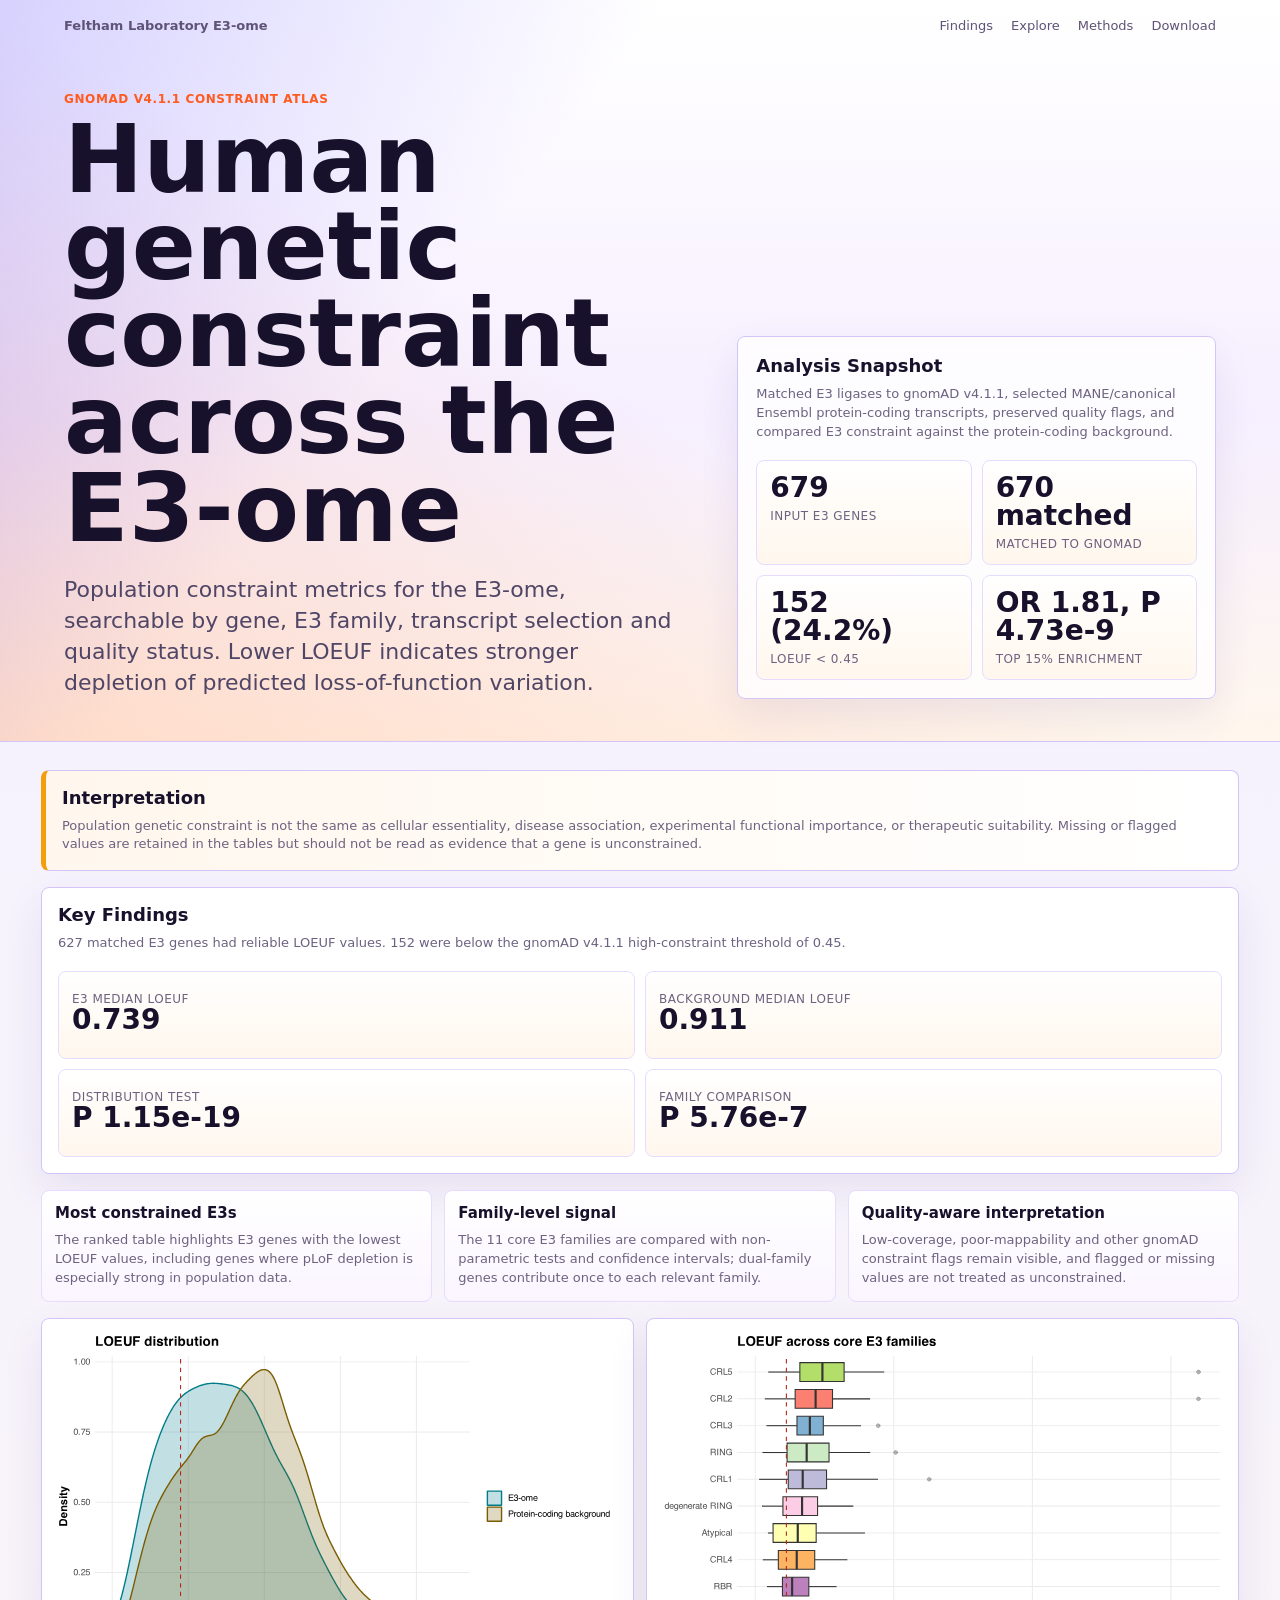
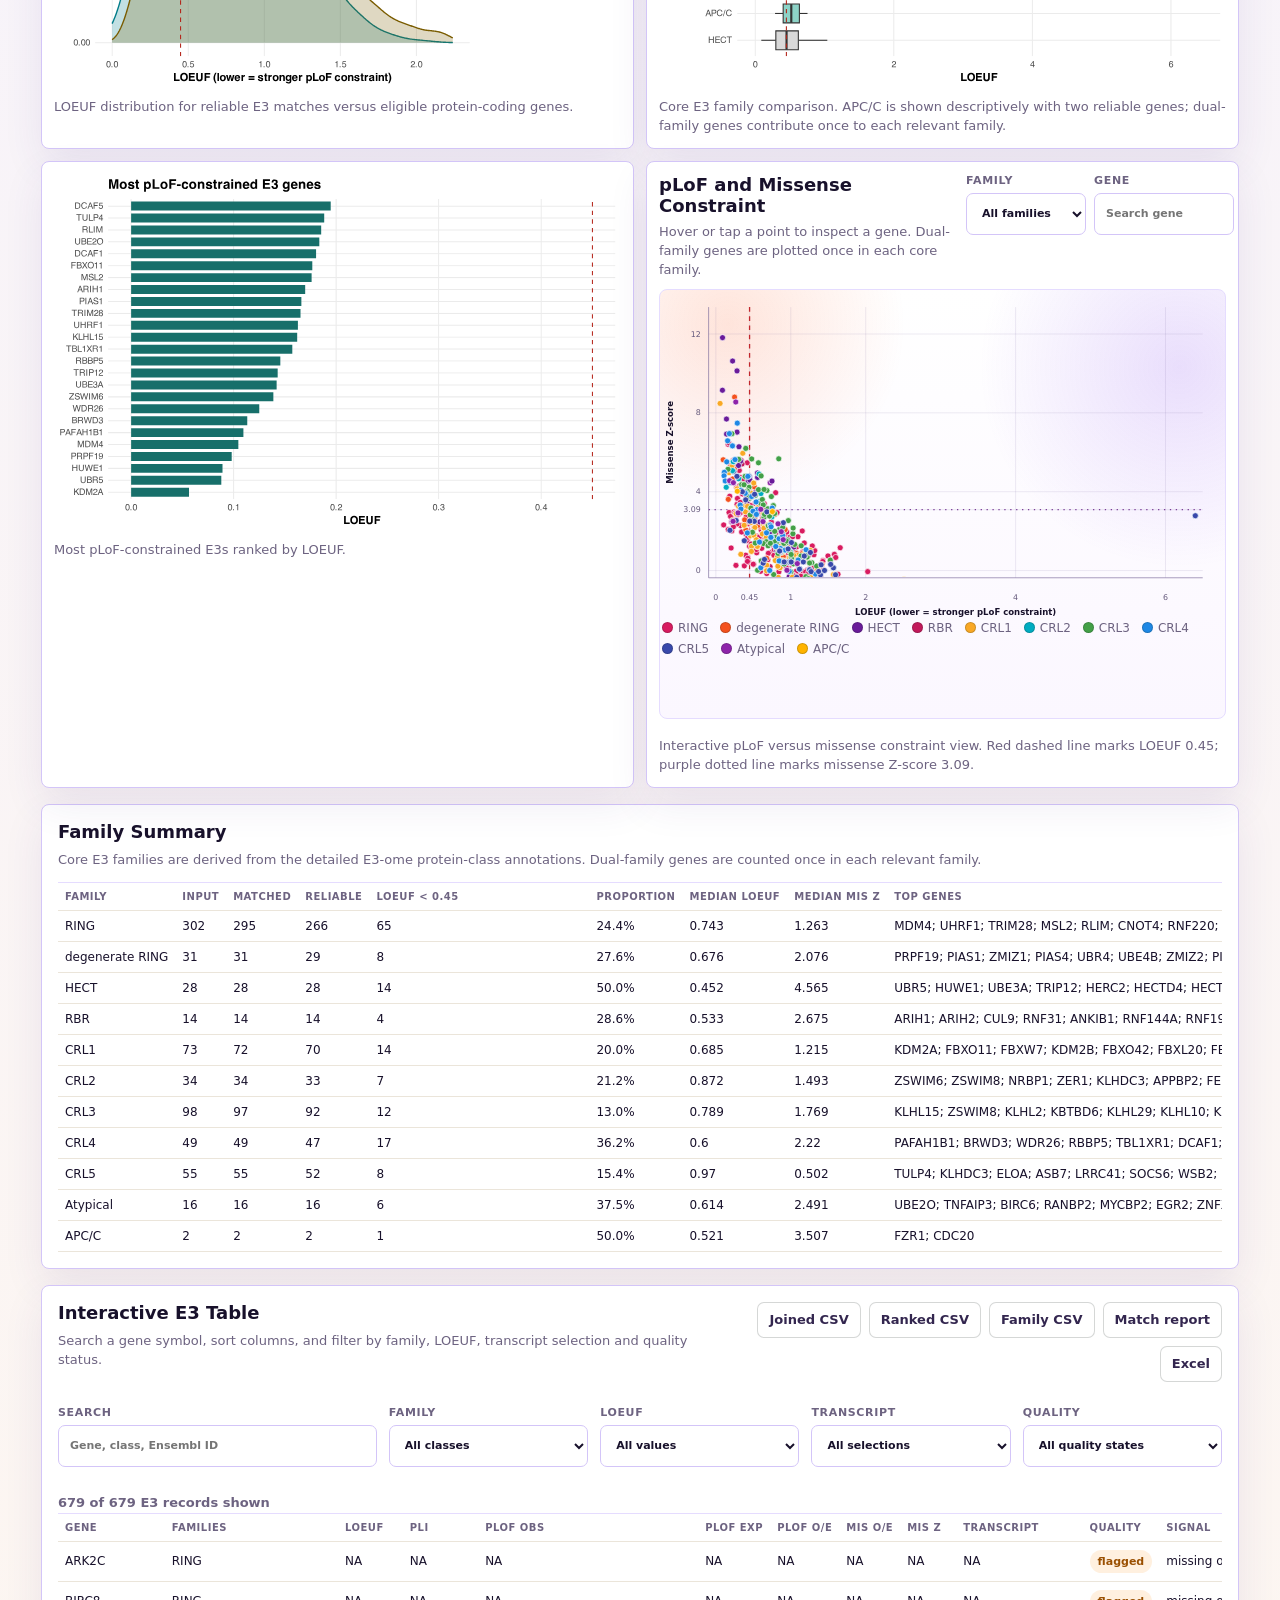
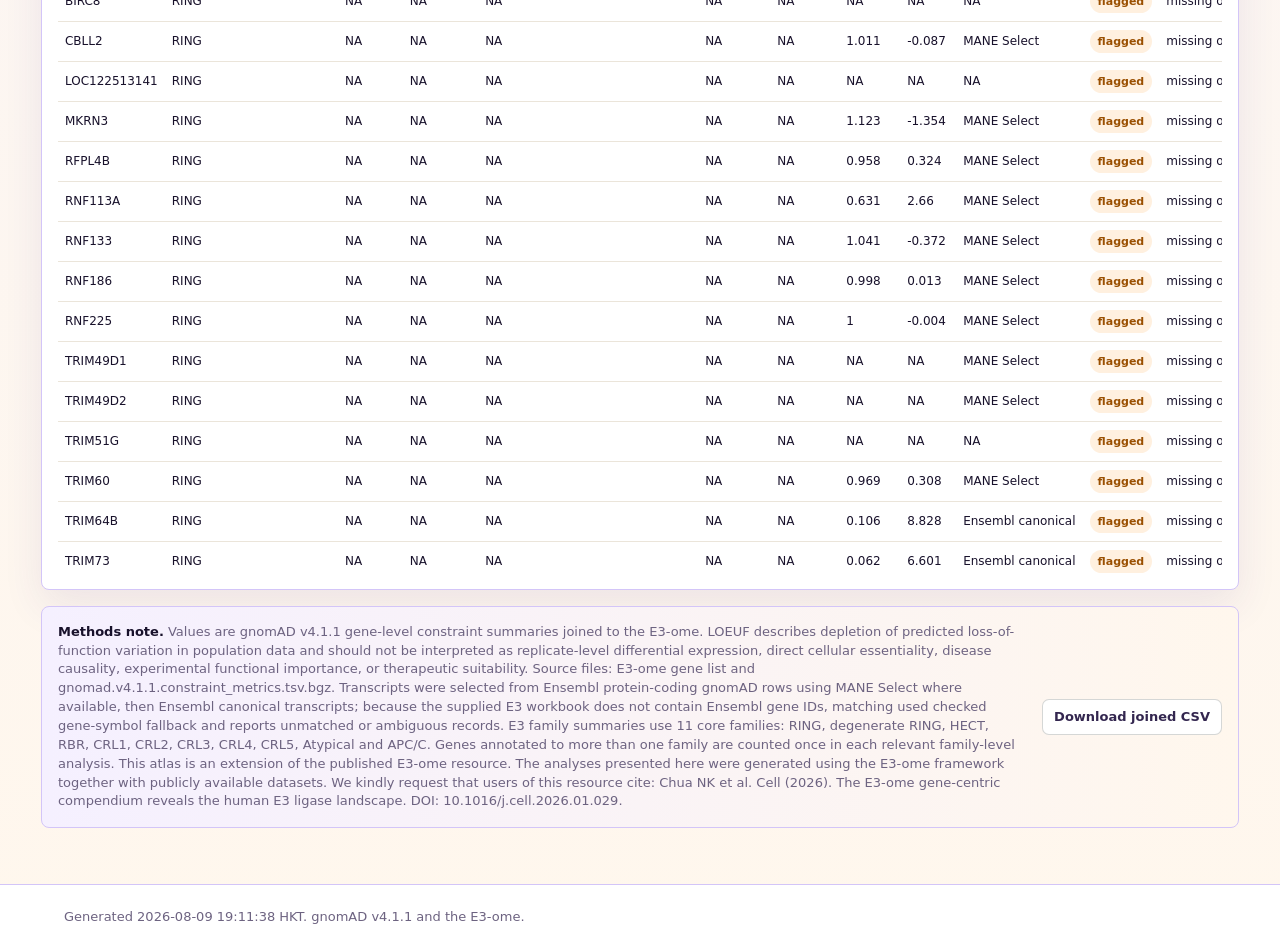
<file: Genetics/gnomAD/gnomAD/index.html>
<!doctype html>
<html lang="en">
<head>
  <meta charset="utf-8">
  <meta name="viewport" content="width=device-width, initial-scale=1">
  <title>E3-ome gnomAD v4.1.1 Constraint</title>
  <link rel="stylesheet" href="styles.css">
</head>
<body id="top">
  <header class="hero">
    <nav class="nav" aria-label="Page navigation">
      <a class="brand" href="#top">Feltham Laboratory E3-ome</a>
      <div class="nav-links">
        <a href="#findings">Findings</a>
        <a href="#explore">Explore</a>
        <a href="#methods">Methods</a>
        <a href="data/e3_gnomad_constraint.csv">Download</a>
      </div>
    </nav>
    <div class="hero-inner">
      <div>
        <p class="eyebrow">gnomAD v4.1.1 constraint atlas</p>
        <h1>Human genetic constraint across the E3-ome</h1>
        <p class="lead">Population constraint metrics for the E3-ome, searchable by gene, E3 family, transcript selection and quality status. Lower LOEUF indicates stronger depletion of predicted loss-of-function variation.</p>
      </div>
      <aside class="hero-card" aria-label="Analysis summary">
        <h2>Analysis Snapshot</h2>
        <p>Matched E3 ligases to gnomAD v4.1.1, selected MANE/canonical Ensembl protein-coding transcripts, preserved quality flags, and compared E3 constraint against the protein-coding background.</p>
        <div class="metrics">
          <article>
            <strong id="inputGenes">679</strong>
            <span>Input E3 genes</span>
          </article>
          <article>
            <strong id="matchedGenes">670 matched</strong>
            <span>Matched to gnomAD</span>
          </article>
          <article>
            <strong id="highConstraint">152 (24.2%)</strong>
            <span>LOEUF &lt; 0.45</span>
          </article>
          <article>
            <strong id="enrichment">OR 1.81, P 4.73e-09</strong>
            <span>Top 15% enrichment</span>
          </article>
        </div>
      </aside>
    </div>
  </header>

  <main>
    <section class="notice" aria-label="Interpretation notice">
      <h2>Interpretation</h2>
      <p>Population genetic constraint is not the same as cellular essentiality, disease association, experimental functional importance, or therapeutic suitability. Missing or flagged values are retained in the tables but should not be read as evidence that a gene is unconstrained.</p>
    </section>

    <section class="panel" id="findings">
      <div class="section-heading">
        <div>
          <h2>Key Findings</h2>
          <p id="findingText">627 matched E3 genes had reliable LOEUF values. 152 were below the gnomAD v4.1.1 high-constraint threshold of 0.45.</p>
        </div>
      </div>
      <div class="finding-grid">
        <article>
          <span class="label">E3 median LOEUF</span>
          <strong id="e3Median">0.739</strong>
        </article>
        <article>
          <span class="label">Background median LOEUF</span>
          <strong id="bgMedian">0.911</strong>
        </article>
        <article>
          <span class="label">Distribution test</span>
          <strong id="wilcox">P 1.15e-19</strong>
        </article>
        <article>
          <span class="label">Family comparison</span>
          <strong id="classTest">P 5.76e-07</strong>
        </article>
      </div>
    </section>

    <section class="story-grid" aria-label="Analysis highlights">
      <article class="story-card">
        <h3>Most constrained E3s</h3>
        <p>The ranked table highlights E3 genes with the lowest LOEUF values, including genes where pLoF depletion is especially strong in population data.</p>
      </article>
      <article class="story-card">
        <h3>Family-level signal</h3>
        <p>The 11 core E3 families are compared with non-parametric tests and confidence intervals; dual-family genes contribute once to each relevant family.</p>
      </article>
      <article class="story-card">
        <h3>Quality-aware interpretation</h3>
        <p>Low-coverage, poor-mappability and other gnomAD constraint flags remain visible, and flagged or missing values are not treated as unconstrained.</p>
      </article>
    </section>

    <section class="plot-grid" aria-label="Plots">
      <figure>
        <img src="plots/loeuf_distribution.svg" alt="Density plot comparing LOEUF distributions for E3 genes and all protein-coding genes">
        <figcaption>LOEUF distribution for reliable E3 matches versus eligible protein-coding genes.</figcaption>
      </figure>
      <figure>
        <img src="plots/class_loeuf.svg" alt="Boxplots of LOEUF across major E3 mechanistic classes">
        <figcaption>Core E3 family comparison. APC/C is shown descriptively with two reliable genes; dual-family genes contribute once to each relevant family.</figcaption>
      </figure>
      <figure>
        <img src="plots/top_constrained.svg" alt="Bar chart of the most loss-of-function constrained E3 genes">
        <figcaption>Most pLoF-constrained E3s ranked by LOEUF.</figcaption>
      </figure>
      <figure class="interactive-figure">
        <div class="interactive-head">
          <div>
            <h2>pLoF and Missense Constraint</h2>
            <p>Hover or tap a point to inspect a gene. Dual-family genes are plotted once in each core family.</p>
          </div>
          <div class="plot-controls">
            <label>
              Family
              <select id="scatterFamily">
                <option value="">All families</option>
              </select>
            </label>
            <label>
              Gene
              <input id="scatterSearch" type="search" placeholder="Search gene">
            </label>
          </div>
        </div>
        <div id="scatterPlot" class="scatter-plot" role="img" aria-label="Interactive scatter plot of LOEUF against missense Z-score">
          <img src="plots/loeuf_missense_scatter.svg" alt="Static scatter plot of LOEUF against missense Z-score for E3 genes">
        </div>
        <div id="scatterTooltip" class="scatter-tooltip" hidden></div>
        <figcaption>Interactive pLoF versus missense constraint view. Red dashed line marks LOEUF 0.45; purple dotted line marks missense Z-score 3.09.</figcaption>
      </figure>
    </section>

    <section class="panel">
      <div class="section-heading">
        <div>
          <h2>Family Summary</h2>
          <p>Core E3 families are derived from the detailed E3-ome protein-class annotations. Dual-family genes are counted once in each relevant family.</p>
        </div>
      </div>
      <div class="table-wrap small-table">
        <table id="classTable">
          <thead></thead>
          <tbody></tbody>
        </table>
      </div>
    </section>

    <section class="panel" id="explore">
      <div class="section-heading">
        <div>
          <h2>Interactive E3 Table</h2>
          <p>Search a gene symbol, sort columns, and filter by family, LOEUF, transcript selection and quality status.</p>
        </div>
        <div class="downloads">
          <a href="data/e3_gnomad_constraint.csv" download>Joined CSV</a>
          <a href="data/e3_gnomad_ranked.csv" download>Ranked CSV</a>
          <a href="data/e3_class_summary.csv" download>Family CSV</a>
          <a href="data/match_quality_report.csv" download>Match report</a>
          <a href="data/e3_gnomad_constraint.xlsx" download>Excel</a>
        </div>
      </div>

      <form class="controls" id="filters">
        <label>
          Search
          <input id="search" type="search" placeholder="Gene, class, Ensembl ID">
        </label>
        <label>
          Family
          <select id="classFilter">
            <option value="">All classes</option>
          </select>
        </label>
        <label>
          LOEUF
          <select id="loeufFilter">
            <option value="">All values</option>
            <option value="lt045">LOEUF &lt; 0.45</option>
            <option value="top15">Top 15% background</option>
            <option value="missing">Missing or flagged</option>
          </select>
        </label>
        <label>
          Transcript
          <select id="transcriptFilter">
            <option value="">All selections</option>
          </select>
        </label>
        <label>
          Quality
          <select id="qualityFilter">
            <option value="">All quality states</option>
          </select>
        </label>
      </form>

      <p class="result-count" id="resultCount">Loading interactive table from data/e3_gnomad_constraint.csv...</p>
      <div class="table-wrap">
        <table id="geneTable">
          <thead></thead>
          <tbody></tbody>
        </table>
      </div>
    </section>

    <section class="methods" id="methods">
      <div><strong>Methods note.</strong> Values are gnomAD v4.1.1 gene-level constraint summaries joined to the E3-ome. LOEUF describes depletion of predicted loss-of-function variation in population data and should not be interpreted as replicate-level differential expression, direct cellular essentiality, disease causality, experimental functional importance, or therapeutic suitability. Source files: E3-ome gene list and gnomad.v4.1.1.constraint_metrics.tsv.bgz. Transcripts were selected from Ensembl protein-coding gnomAD rows using MANE Select where available, then Ensembl canonical transcripts; because the supplied E3 workbook does not contain Ensembl gene IDs, matching used checked gene-symbol fallback and reports unmatched or ambiguous records. E3 family summaries use 11 core families: RING, degenerate RING, HECT, RBR, CRL1, CRL2, CRL3, CRL4, CRL5, Atypical and APC/C. Genes annotated to more than one family are counted once in each relevant family-level analysis. This atlas is an extension of the published E3-ome resource. The analyses presented here were generated using the E3-ome framework together with publicly available datasets. We kindly request that users of this resource cite: Chua NK et al. Cell (2026). The E3-ome gene-centric compendium reveals the human E3 ligase landscape. DOI: 10.1016/j.cell.2026.01.029.</div>
      <a class="download" href="data/e3_gnomad_constraint.csv" download>Download joined CSV</a>
    </section>
  </main>

  <footer>
    <span id="generatedAt">Generated by reproducible analysis script.</span>
  </footer>

  <script src="app.js"></script>
</body>
</html>
</file>
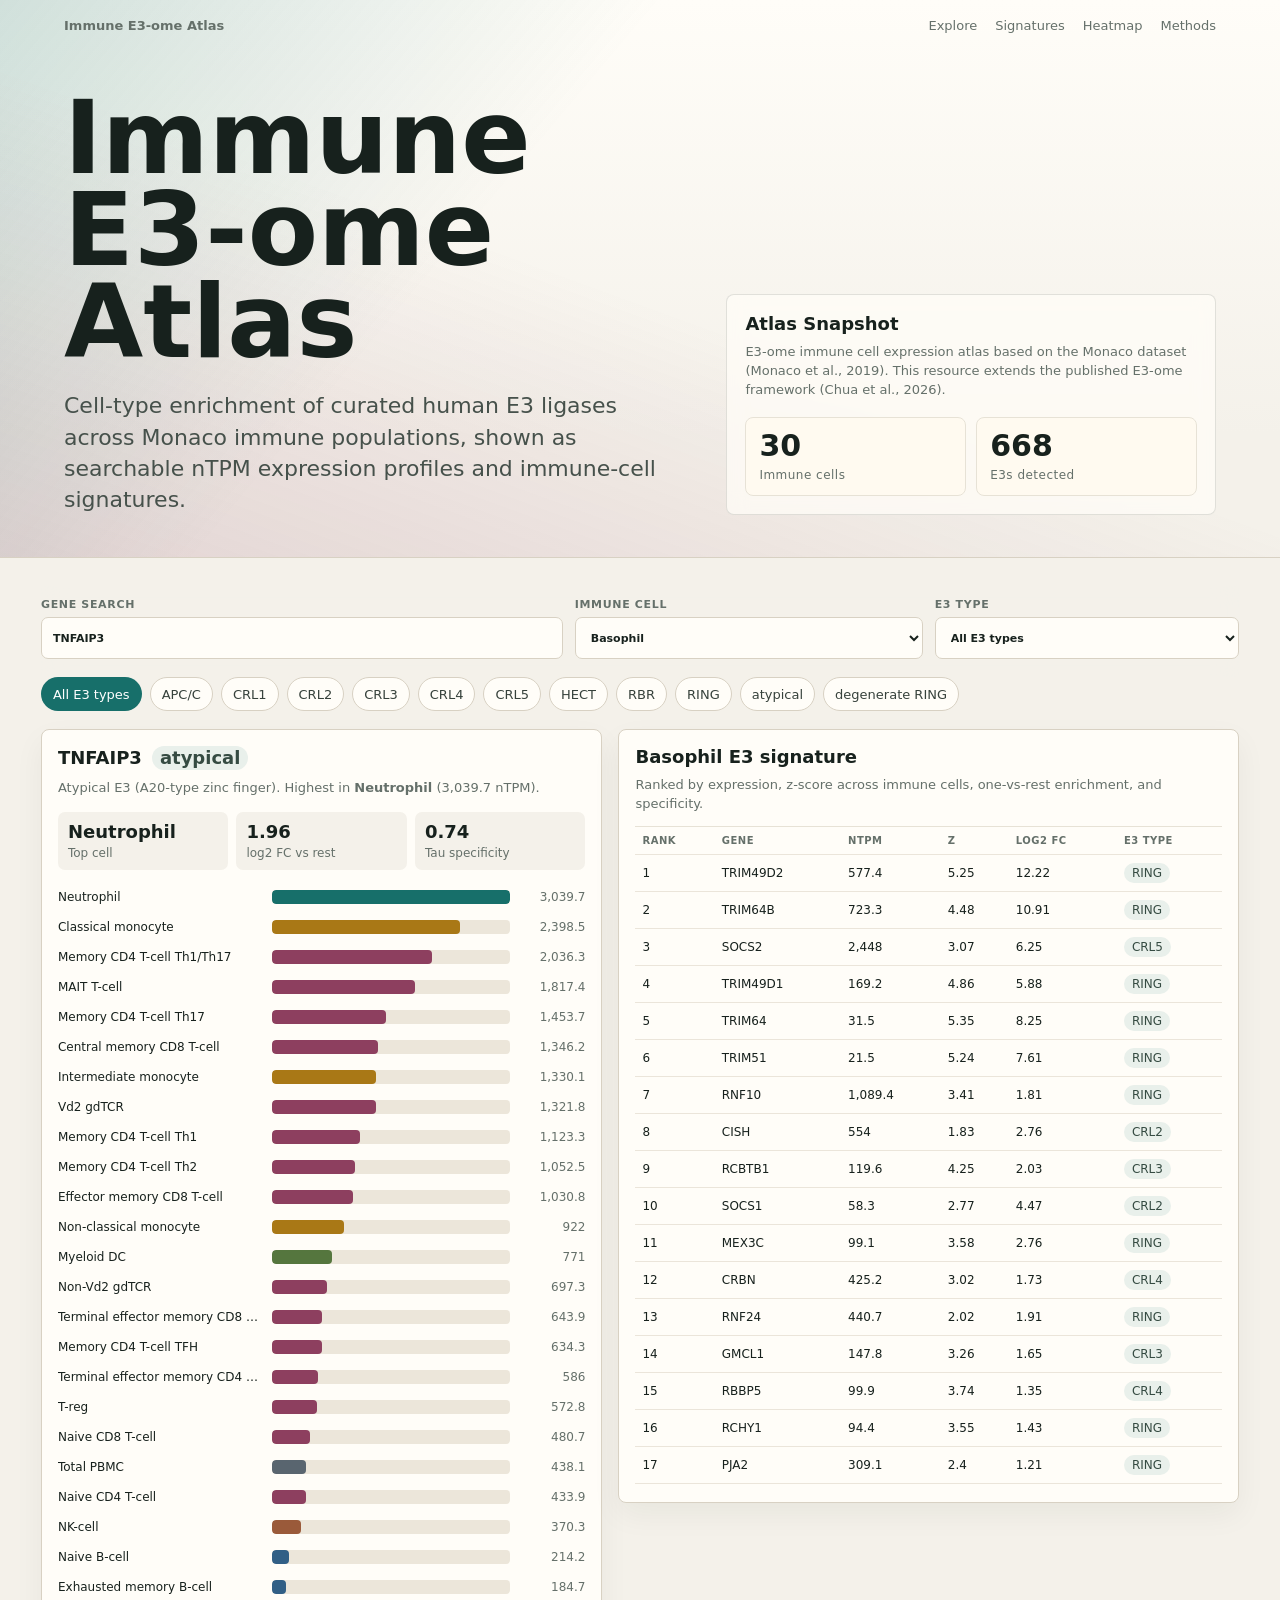
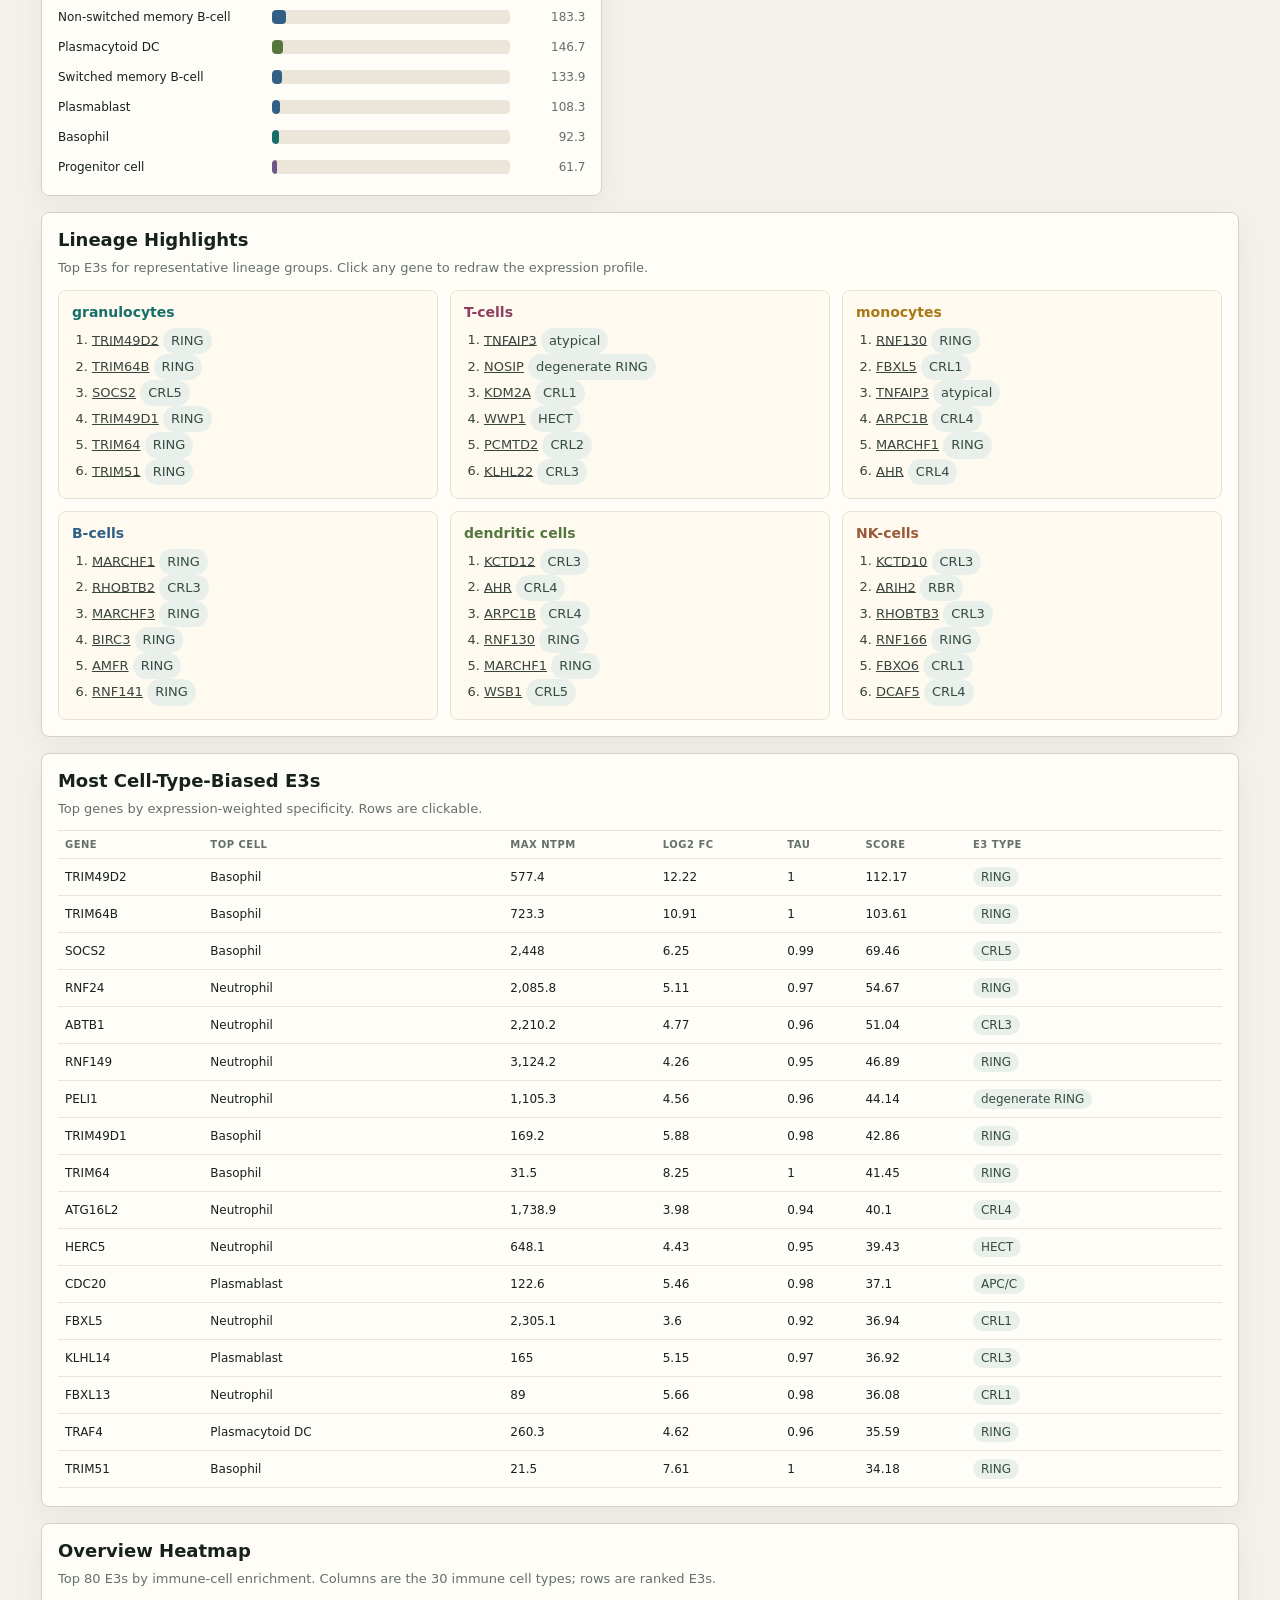
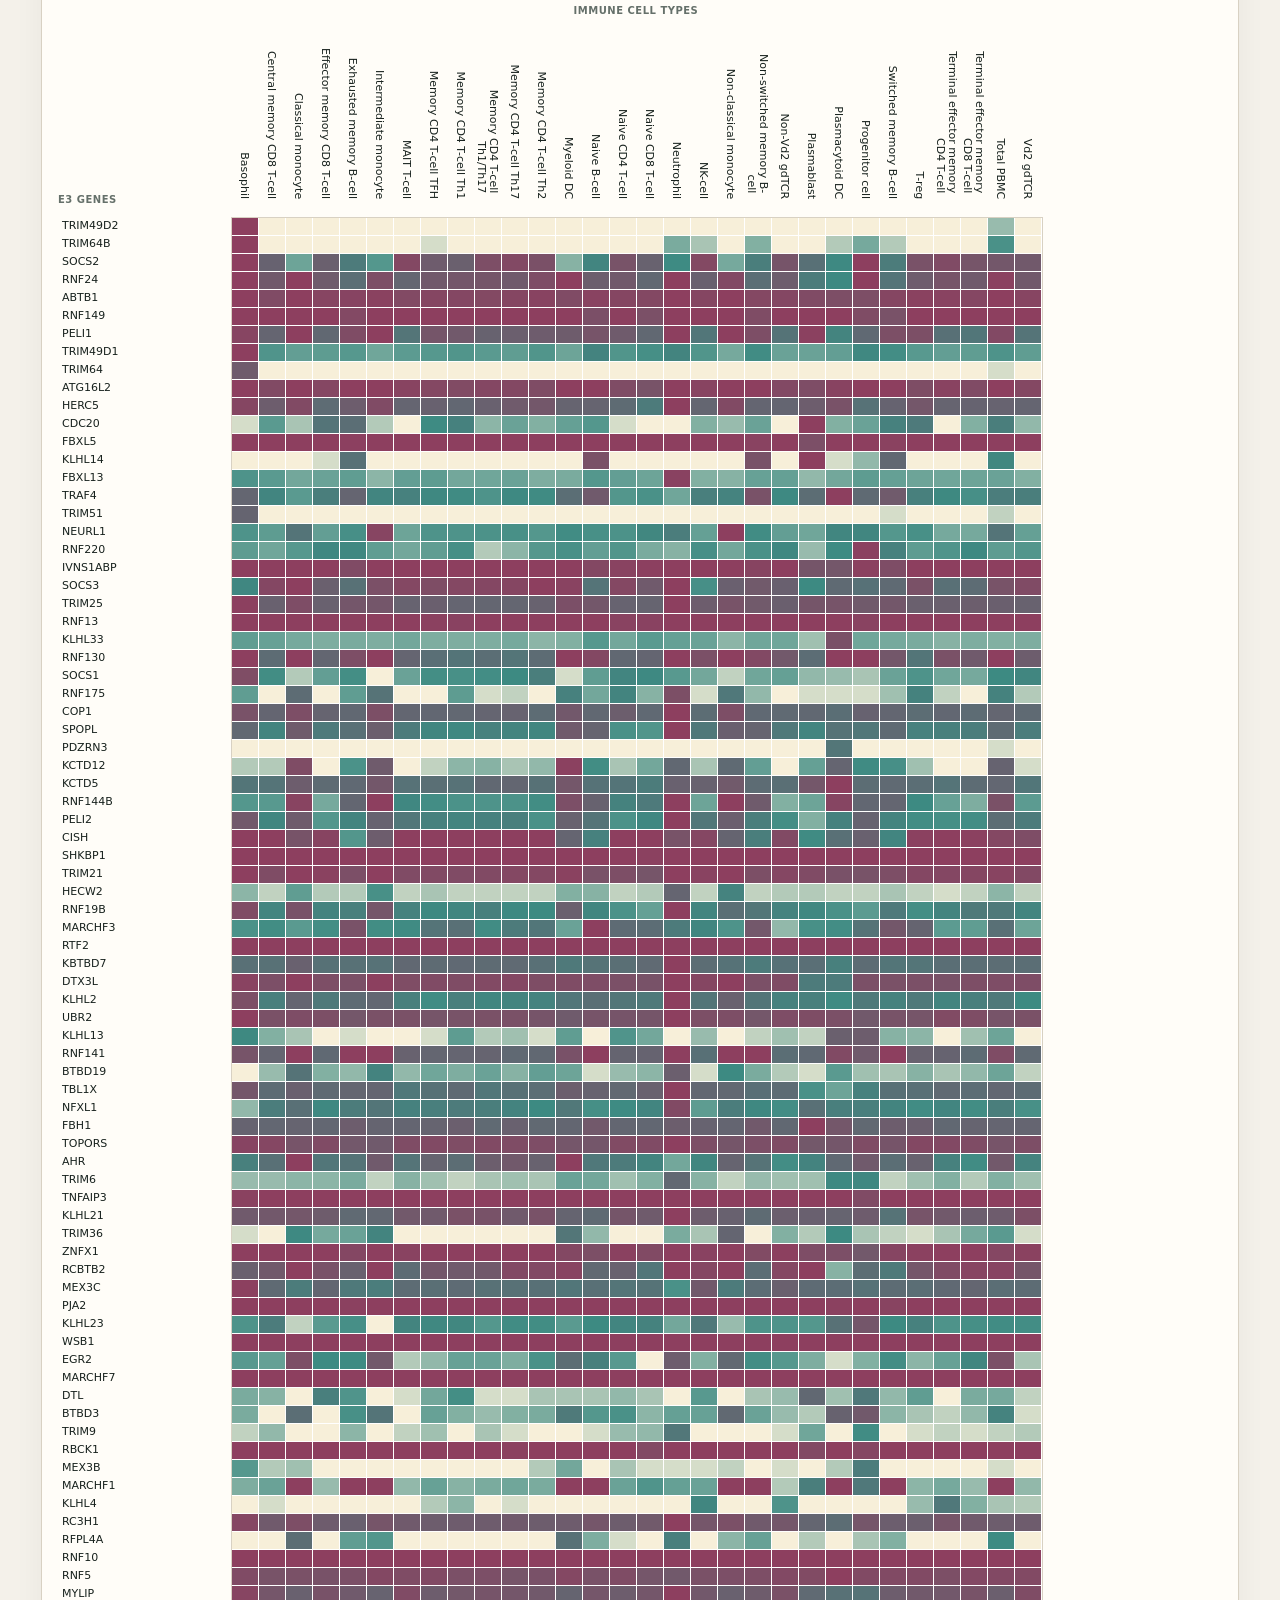
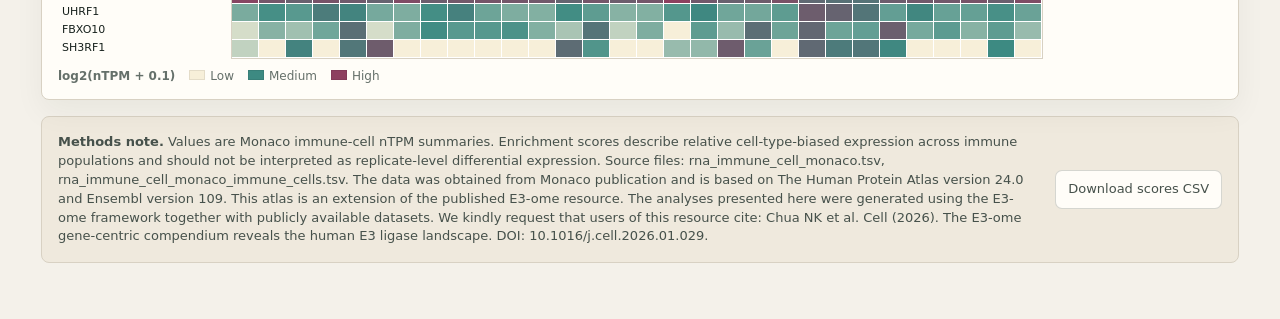
<file: Expression/Monaco/index3.html>
<!doctype html>
<html lang="en">
<head>
  <meta charset="utf-8">
  <meta name="viewport" content="width=device-width, initial-scale=1">
  <title>Immune E3-ome Atlas</title>
  <script src="data.js"></script>
  <style>
    :root {
      --bg: #f4f1ea;
      --paper: #fffdf8;
      --ink: #17211d;
      --muted: #65706a;
      --soft: #e7e2d6;
      --line: #d8d1c3;
      --teal: #176f6a;
      --plum: #8d3f5f;
      --gold: #a97816;
      --blue: #315f86;
      --green: #55763e;
      --clay: #9a5a3a;
      --violet: #6e5689;
    }
    * { box-sizing: border-box; }
    html { scroll-behavior: smooth; }
    body {
      margin: 0;
      background: var(--bg);
      color: var(--ink);
      font-family: ui-sans-serif, system-ui, -apple-system, BlinkMacSystemFont, "Segoe UI", sans-serif;
    }
    a { color: inherit; }
    .hero {
      min-height: 48vh;
      display: grid;
      align-items: center;
      padding: 92px clamp(18px, 5vw, 64px) 42px;
      border-bottom: 1px solid var(--line);
      background:
        linear-gradient(130deg, rgba(23, 111, 106, .20), transparent 38%),
        linear-gradient(20deg, rgba(141, 63, 95, .16), transparent 48%),
        linear-gradient(180deg, #fffdf8, #f4f1ea 78%);
    }
    .nav {
      position: absolute;
      top: 18px;
      left: clamp(18px, 5vw, 64px);
      right: clamp(18px, 5vw, 64px);
      display: flex;
      justify-content: space-between;
      align-items: center;
      gap: 14px;
      color: var(--muted);
      font-size: 13px;
    }
    .nav-links { display: flex; gap: 18px; flex-wrap: wrap; }
    .nav-links a { text-decoration: none; }
    .hero-inner {
      width: min(1180px, 100%);
      display: grid;
      grid-template-columns: minmax(280px, 1.1fr) minmax(320px, .9fr);
      gap: clamp(24px, 5vw, 70px);
      align-items: end;
    }
    h1 {
      margin: 0;
      max-width: 780px;
      font-size: clamp(46px, 8vw, 104px);
      line-height: .9;
      letter-spacing: 0;
    }
    .lede {
      max-width: 720px;
      margin: 22px 0 0;
      color: #46514b;
      font-size: clamp(16px, 1.9vw, 22px);
      line-height: 1.42;
    }
    .hero-card {
      border: 1px solid rgba(23, 33, 29, .12);
      border-radius: 8px;
      background: rgba(255, 253, 248, .76);
      backdrop-filter: blur(10px);
      padding: 18px;
    }
    .hero-card h2, .panel h2 {
      margin: 0;
      font-size: 18px;
      letter-spacing: 0;
    }
    .hero-card p, .panel p {
      margin: 9px 0 0;
      color: var(--muted);
      font-size: 13px;
      line-height: 1.45;
    }
    .metrics {
      display: grid;
      grid-template-columns: repeat(2, minmax(0, 1fr));
      gap: 10px;
      margin-top: 18px;
    }
    .metric {
      padding: 13px;
      border: 1px solid var(--soft);
      border-radius: 8px;
      background: #fffaf0;
    }
    .metric strong {
      display: block;
      font-size: 30px;
      line-height: 1;
      font-variant-numeric: tabular-nums;
    }
    .metric span {
      display: block;
      margin-top: 7px;
      color: var(--muted);
      font-size: 12px;
      letter-spacing: .04em;
    }
    main {
      padding: 28px clamp(14px, 3.2vw, 48px) 56px;
    }
    .toolbar {
      position: sticky;
      top: 0;
      z-index: 5;
      display: grid;
      grid-template-columns: minmax(220px, 1.2fr) minmax(190px, .8fr) minmax(170px, .7fr);
      gap: 12px;
      padding: 12px 0 18px;
      background: rgba(244, 241, 234, .92);
      backdrop-filter: blur(12px);
    }
    label {
      display: grid;
      gap: 6px;
      color: var(--muted);
      font-size: 11px;
      font-weight: 800;
      letter-spacing: .06em;
      text-transform: uppercase;
    }
    input, select {
      width: 100%;
      min-height: 42px;
      border: 1px solid var(--line);
      border-radius: 7px;
      padding: 8px 11px;
      background: var(--paper);
      color: var(--ink);
      font: inherit;
    }
    .type-strip {
      display: flex;
      gap: 8px;
      flex-wrap: wrap;
      margin: 0 0 18px;
    }
    button.chip {
      min-height: 34px;
      border: 1px solid var(--line);
      border-radius: 999px;
      padding: 7px 11px;
      background: var(--paper);
      color: #36413b;
      font: inherit;
      font-size: 13px;
      cursor: pointer;
    }
    button.chip.active {
      border-color: transparent;
      color: white;
      background: var(--teal);
    }
    .layout {
      display: grid;
      grid-template-columns: minmax(340px, .95fr) minmax(420px, 1.05fr);
      gap: 16px;
      align-items: start;
    }
    .panel {
      overflow: hidden;
      padding: 16px;
      border: 1px solid var(--line);
      border-radius: 8px;
      background: var(--paper);
      box-shadow: 0 12px 30px rgba(23, 33, 29, .05);
    }
    .panel.full { grid-column: 1 / -1; }
    .section-title {
      display: flex;
      align-items: flex-start;
      justify-content: space-between;
      gap: 14px;
      margin-bottom: 12px;
    }
    .meta-grid {
      display: grid;
      grid-template-columns: repeat(3, minmax(0, 1fr));
      gap: 8px;
      margin: 14px 0;
    }
    .mini {
      padding: 10px;
      border-radius: 7px;
      background: #f4f1ea;
      color: var(--muted);
      font-size: 12px;
    }
    .mini strong {
      display: block;
      color: var(--ink);
      font-size: 18px;
      line-height: 1.1;
      margin-bottom: 4px;
    }
    .tag {
      display: inline-block;
      max-width: 230px;
      padding: 3px 8px;
      border-radius: 999px;
      background: #e9f0eb;
      color: #354b42;
      overflow: hidden;
      text-overflow: ellipsis;
      white-space: nowrap;
      vertical-align: middle;
    }
    .gene-title {
      display: flex;
      align-items: baseline;
      gap: 10px;
      flex-wrap: wrap;
      margin: 0;
      font-size: clamp(30px, 4vw, 48px);
      line-height: 1;
    }
    .bar-wrap {
      display: grid;
      gap: 5px;
      margin-top: 12px;
    }
    .bar-row {
      display: grid;
      grid-template-columns: minmax(120px, 205px) 1fr 66px;
      gap: 9px;
      align-items: center;
      min-height: 25px;
      font-size: 12px;
    }
    .bar-label {
      overflow: hidden;
      text-overflow: ellipsis;
      white-space: nowrap;
    }
    .bar-track {
      height: 14px;
      overflow: hidden;
      border-radius: 4px;
      background: #ece6da;
    }
    .bar {
      height: 100%;
      min-width: 2px;
      border-radius: 4px;
    }
    .value {
      text-align: right;
      color: var(--muted);
      font-variant-numeric: tabular-nums;
    }
    .table-wrap {
      max-height: 660px;
      overflow: auto;
      border-top: 1px solid var(--soft);
    }
    table {
      width: 100%;
      border-collapse: collapse;
      font-size: 12px;
    }
    th, td {
      padding: 8px 7px;
      border-bottom: 1px solid #ebe5da;
      text-align: left;
      vertical-align: middle;
    }
    th {
      position: sticky;
      top: 0;
      z-index: 1;
      background: var(--paper);
      color: var(--muted);
      font-size: 10px;
      letter-spacing: .05em;
      text-transform: uppercase;
    }
    tbody tr { cursor: pointer; }
    tbody tr:hover { background: #f7f2e8; }
    .story-grid {
      display: grid;
      grid-template-columns: repeat(3, minmax(0, 1fr));
      gap: 12px;
      margin-top: 12px;
    }
    .story-card {
      padding: 13px;
      border: 1px solid var(--soft);
      border-radius: 8px;
      background: #fffaf0;
    }
    .story-card h3 {
      margin: 0 0 8px;
      font-size: 14px;
    }
    .story-card ol {
      margin: 0;
      padding-left: 20px;
      color: #38443e;
      font-size: 13px;
      line-height: 1.55;
    }
    .heatmap-shell {
      display: grid;
      grid-template-columns: 165px 1fr;
      grid-template-rows: 18px 170px auto;
      gap: 12px 8px;
      overflow-x: auto;
      padding-top: 4px;
    }
    .heatmap-corner {
      align-self: end;
      color: var(--muted);
      font-size: 10px;
      font-weight: 800;
      letter-spacing: .05em;
      text-transform: uppercase;
    }
    .heatmap-axis-title {
      width: 810px;
      color: var(--muted);
      font-size: 10px;
      font-weight: 800;
      letter-spacing: .05em;
      text-align: center;
      text-transform: uppercase;
    }
    #heatmapColumnLabels {
      position: relative;
      width: 810px;
      height: 170px;
      align-self: end;
    }
    .heatmap-column-label {
      position: absolute;
      bottom: 0;
      left: calc(var(--x) * 27px + 13.5px);
      width: 156px;
      color: #17211d;
      font-size: 11px;
      line-height: 1.12;
      text-align: right;
      transform: translateX(-100%) rotate(90deg);
      transform-origin: right center;
      white-space: normal;
    }
    #heatmap {
      image-rendering: pixelated;
      border: 1px solid var(--line);
      background: white;
    }
    .legend {
      display: flex;
      gap: 14px;
      flex-wrap: wrap;
      margin-top: 10px;
      color: var(--muted);
      font-size: 12px;
    }
    .legend-title {
      font-weight: 700;
    }
    .swatch {
      display: inline-block;
      width: 16px;
      height: 10px;
      margin-right: 5px;
      border: 1px solid rgba(0,0,0,.08);
    }
    .methods {
      display: grid;
      grid-template-columns: 1fr auto;
      gap: 18px;
      align-items: center;
      margin-top: 16px;
      padding: 16px;
      border: 1px solid var(--line);
      border-radius: 8px;
      background: #efe9dd;
      color: #46514b;
      font-size: 13px;
      line-height: 1.45;
    }
    .download {
      display: inline-block;
      border: 1px solid rgba(23,33,29,.18);
      border-radius: 7px;
      padding: 9px 12px;
      background: var(--paper);
      text-decoration: none;
      white-space: nowrap;
    }
    @media (max-width: 980px) {
      .hero { min-height: auto; padding-top: 84px; }
      .hero-inner, .layout, .toolbar, .story-grid, .methods { grid-template-columns: 1fr; }
      .metrics, .meta-grid { grid-template-columns: repeat(2, minmax(0, 1fr)); }
      .nav { align-items: flex-start; }
      .bar-row { grid-template-columns: minmax(110px, 150px) 1fr 54px; }
    }
    @media (max-width: 620px) {
      .nav-links { display: none; }
      .metrics, .meta-grid { grid-template-columns: 1fr; }
      .bar-row { grid-template-columns: 1fr 58px; gap: 4px 8px; }
      .bar-label { grid-column: 1 / -1; }
    }
  </style>
</head>
<body>
  <header class="hero">
    <nav class="nav">
      <strong>Immune E3-ome Atlas</strong>
      <div class="nav-links">
        <a href="#explore">Explore</a>
        <a href="#signatures">Signatures</a>
        <a href="#heatmap-section">Heatmap</a>
        <a href="#methods">Methods</a>
      </div>
    </nav>
    <div class="hero-inner">
      <div>
        <h1>Immune E3-ome Atlas</h1>
        <p class="lede">Cell-type enrichment of curated human E3 ligases across Monaco immune populations, shown as searchable nTPM expression profiles and immune-cell signatures.</p>
      </div>
      <aside class="hero-card">
        <h2>Atlas Snapshot</h2>
        <p>E3-ome immune cell expression atlas based on the Monaco dataset (Monaco et al., 2019). This resource extends the published E3-ome framework (Chua et al., 2026).</p>
        <div class="metrics" id="metrics"></div>
      </aside>
    </div>
  </header>

  <main id="explore">
    <section class="toolbar">
      <label>Gene search
        <input id="geneSearch" list="geneList" value="TNFAIP3" placeholder="Search E3 gene">
        <datalist id="geneList"></datalist>
      </label>
      <label>Immune cell
        <select id="cellSelect"></select>
      </label>
      <label>E3 type
        <select id="typeSelect"><option value="">All E3 types</option></select>
      </label>
    </section>

    <section class="type-strip" id="typeStrip" aria-label="E3 type filters"></section>

    <section class="layout">
      <article class="panel">
        <div class="section-title">
          <div>
            <h2 class="gene-title" id="geneTitle">Gene</h2>
            <p id="geneMeta"></p>
          </div>
        </div>
        <div class="meta-grid" id="geneStats"></div>
        <div class="bar-wrap" id="geneBars"></div>
      </article>

      <article class="panel" id="signatures">
        <div class="section-title">
          <div>
            <h2 id="cellTitle">Cell-type E3 Signature</h2>
            <p>Ranked by expression, z-score across immune cells, one-vs-rest enrichment, and specificity.</p>
          </div>
        </div>
        <div class="table-wrap" id="cellTable"></div>
      </article>

      <article class="panel full">
        <div class="section-title">
          <div>
            <h2>Lineage Highlights</h2>
            <p>Top E3s for representative lineage groups. Click any gene to redraw the expression profile.</p>
          </div>
        </div>
        <div class="story-grid" id="lineageHighlights"></div>
      </article>

      <article class="panel full">
        <div class="section-title">
          <div>
            <h2>Most Cell-Type-Biased E3s</h2>
            <p>Top genes by expression-weighted specificity. Rows are clickable.</p>
          </div>
        </div>
        <div class="table-wrap" id="topTable"></div>
      </article>

      <article class="panel full" id="heatmap-section">
        <div class="section-title">
          <div>
            <h2>Overview Heatmap</h2>
            <p>Top 80 E3s by immune-cell enrichment. Columns are the 30 immune cell types; rows are ranked E3s.</p>
          </div>
        </div>
        <div class="heatmap-shell">
          <div></div>
          <div class="heatmap-axis-title">Immune cell types</div>
          <div class="heatmap-corner">E3 genes</div>
          <div id="heatmapColumnLabels"></div>
          <canvas id="heatmapLabels" width="165" height="1600"></canvas>
          <canvas id="heatmap" width="900" height="1600"></canvas>
        </div>
        <div class="legend">
          <span class="legend-title">log2(nTPM + 0.1)</span>
          <span><span class="swatch" style="background:#f7efd9"></span>Low</span>
          <span><span class="swatch" style="background:#3d8a82"></span>Medium</span>
          <span><span class="swatch" style="background:#8d3f5f"></span>High</span>
        </div>
      </article>
    </section>

    <section class="methods" id="methods">
      <div><strong>Methods note.</strong> Values are Monaco immune-cell nTPM summaries. Enrichment scores describe relative cell-type-biased expression across immune populations and should not be interpreted as replicate-level differential expression. Source files: rna_immune_cell_monaco.tsv, rna_immune_cell_monaco_immune_cells.tsv. The data was obtained from Monaco publication and is based on The Human Protein Atlas version 24.0 and Ensembl version 109. This atlas is an extension of the published E3-ome resource. The analyses presented here were generated using the E3-ome framework together with publicly available datasets. We kindly request that users of this resource cite: Chua NK et al. Cell (2026). The E3-ome gene-centric compendium reveals the human E3 ligase landscape. DOI: 10.1016/j.cell.2026.01.029.</div>
      <a class="download" href="e3ome_enrichment_scores.csv">Download scores CSV</a>
    </section>
  </main>

  <script>
    const data = window.E3OME_DATA;
    const cells = data.cells;
    const genes = data.genes;
    const geneByName = new Map(genes.map(g => [g.gene, g]));
    const lineageColors = new Map();
    const palette = ["#176f6a", "#8d3f5f", "#a97816", "#315f86", "#55763e", "#9a5a3a", "#6e5689", "#59656f"];
    const lineages = [...new Set(cells.map(c => c.lineage))];
    const e3Types = [...new Set(genes.map(g => g.e3_type))].sort();
    lineages.forEach((lineage, i) => lineageColors.set(lineage, palette[i % palette.length]));

    function fmt(value, digits = 2) {
      return Number(value).toLocaleString(undefined, { maximumFractionDigits: digits });
    }

    function activeType() {
      return document.getElementById("typeSelect").value;
    }

    function displayCellName(name) {
      return name ? name.charAt(0).toUpperCase() + name.slice(1) : "";
    }

    function init() {
      document.getElementById("metrics").innerHTML = [
        ["Immune cells", data.summary.immune_cells],
        ["E3s detected", data.summary.e3s_with_expression],
      ].map(([label, value]) => `<div class="metric"><strong>${value}</strong><span>${label}</span></div>`).join("");

      document.getElementById("geneList").innerHTML = genes.map(g => `<option value="${g.gene}"></option>`).join("");
      document.getElementById("cellSelect").innerHTML = cells.map(c => `<option value="${c.name}">${displayCellName(c.name)}</option>`).join("");
      document.getElementById("typeSelect").innerHTML += e3Types.map(c => `<option value="${c}">${c}</option>`).join("");

      renderTypeChips();
      renderHighlights();

      document.getElementById("geneSearch").addEventListener("change", () => renderGene(document.getElementById("geneSearch").value.trim()));
      document.getElementById("geneSearch").addEventListener("input", () => {
        const value = document.getElementById("geneSearch").value.trim().toUpperCase();
        if (geneByName.has(value)) renderGene(value);
      });
      document.getElementById("cellSelect").addEventListener("change", renderCell);
      document.getElementById("typeSelect").addEventListener("change", () => {
        syncTypeChips();
        renderCell();
        renderTopTable();
        renderHeatmap();
      });

      renderGene(document.getElementById("geneSearch").value);
      renderCell();
      renderTopTable();
      renderHeatmap();
    }

    function renderTypeChips() {
      const strip = document.getElementById("typeStrip");
      strip.innerHTML = `<button class="chip active" data-type="" onclick="selectType('')">All E3 types</button>` +
        e3Types.map(type => `<button class="chip" data-type="${type}" onclick="selectType('${type.replace(/'/g, "\\'")}')">${type}</button>`).join("");
    }

    function syncTypeChips() {
      const value = activeType();
      document.querySelectorAll("#typeStrip .chip").forEach(btn => {
        btn.classList.toggle("active", btn.dataset.type === value);
      });
    }

    function selectType(type) {
      document.getElementById("typeSelect").value = type;
      syncTypeChips();
      renderCell();
      renderTopTable();
      renderHeatmap();
    }

    function renderGene(name) {
      const requested = name.toUpperCase();
      const gene = geneByName.get(requested) || genes[0];
      document.getElementById("geneSearch").value = gene.gene;
      document.getElementById("geneTitle").innerHTML = `${gene.gene} <span class="tag">${gene.e3_type}</span>`;
      document.getElementById("geneMeta").innerHTML = `${gene.protein_class}. Highest in <strong>${displayCellName(gene.max_cell)}</strong> (${fmt(gene.max_ntpm)} nTPM).`;
      document.getElementById("geneStats").innerHTML = [
        ["Top cell", displayCellName(gene.max_cell)],
        ["log2 FC vs rest", fmt(gene.log2_fc_vs_rest)],
        ["Tau specificity", fmt(gene.tau)],
      ].map(([label, value]) => `<div class="mini"><strong>${value}</strong>${label}</div>`).join("");

      const max = Math.max(...gene.values, 1);
      const rows = cells.map((cell, i) => ({...cell, value: gene.values[i]})).sort((a, b) => b.value - a.value);
      document.getElementById("geneBars").innerHTML = rows.map(row => {
        const width = Math.max(1.5, (row.value / max) * 100);
        const color = lineageColors.get(row.lineage);
        return `<div class="bar-row" title="${row.lineage}">
          <div class="bar-label">${displayCellName(row.name)}</div>
          <div class="bar-track"><div class="bar" style="width:${width}%;background:${color}"></div></div>
          <div class="value">${fmt(row.value)}</div>
        </div>`;
      }).join("");
    }

    function renderCell() {
      const cell = document.getElementById("cellSelect").value || cells[0].name;
      const type = activeType();
      const rows = data.top_by_cell[cell].filter(row => !type || row.e3_type === type).slice(0, 50);
      document.getElementById("cellTitle").textContent = `${displayCellName(cell)} E3 signature`;
      document.getElementById("cellTable").innerHTML = table(rows, ["rank", "gene", "ntpm", "z", "log2_fc_vs_others", "e3_type"], true);
    }

    function renderTopTable() {
      const type = activeType();
      const rows = genes.filter(g => !type || g.e3_type === type).slice(0, 40);
      document.getElementById("topTable").innerHTML = table(rows, ["gene", "max_cell", "max_ntpm", "log2_fc_vs_rest", "tau", "enrichment_score", "e3_type"], true);
    }

    function renderHighlights() {
      const groups = lineages.slice(0, 6);
      document.getElementById("lineageHighlights").innerHTML = groups.map(lineage => {
        const lineageCells = cells.filter(c => c.lineage === lineage).map(c => c.name);
        const seen = new Set();
        const picked = [];
        lineageCells.forEach(cell => {
          data.top_by_cell[cell].slice(0, 12).forEach(row => {
            if (!seen.has(row.gene) && picked.length < 6) {
              seen.add(row.gene);
              picked.push(row);
            }
          });
        });
        return `<div class="story-card">
          <h3 style="color:${lineageColors.get(lineage)}">${lineage}</h3>
          <ol>${picked.map(row => `<li><a href="#explore" onclick="renderGene('${row.gene}')">${row.gene}</a> <span class="tag">${row.e3_type}</span></li>`).join("")}</ol>
        </div>`;
      }).join("");
    }

    function table(rows, cols, clickable = false) {
      const headers = {
        gene: "Gene", max_cell: "Top cell", max_ntpm: "Max nTPM", log2_fc_vs_rest: "log2 FC",
        tau: "Tau", e3_type: "E3 type", ntpm: "nTPM", z: "z", log2_fc_vs_others: "log2 FC",
        enrichment_score: "Score", rank: "Rank"
      };
      const head = `<thead><tr>${cols.map(c => `<th>${headers[c] || c}</th>`).join("")}</tr></thead>`;
      const body = rows.map(row => `<tr ${clickable ? `onclick="renderGene('${row.gene}')"` : ""}>${cols.map(c => {
        const value = row[c];
        const text = c === "max_cell" ? displayCellName(value) : (typeof value === "number" ? fmt(value) : value);
        return c === "e3_type" ? `<td><span class="tag">${text}</span></td>` : `<td>${text}</td>`;
      }).join("")}</tr>`).join("");
      return `<table>${head}<tbody>${body}</tbody></table>`;
    }

    function colorRamp(t) {
      const stops = [[247, 239, 217], [61, 138, 130], [141, 63, 95]];
      const clamped = Math.max(0, Math.min(1, t));
      const a = clamped < 0.55 ? stops[0] : stops[1];
      const b = clamped < 0.55 ? stops[1] : stops[2];
      const local = clamped < 0.55 ? clamped / 0.55 : (clamped - 0.55) / 0.45;
      const rgb = a.map((v, i) => Math.round(v + (b[i] - v) * local));
      return `rgb(${rgb.join(",")})`;
    }

    function renderHeatmap() {
      const type = activeType();
      const selected = genes.filter(g => !type || g.e3_type === type).slice(0, 80);
      const canvas = document.getElementById("heatmap");
      const labels = document.getElementById("heatmapLabels");
      const columnLabels = document.getElementById("heatmapColumnLabels");
      const cellW = 27, cellH = 18;
      canvas.width = cells.length * cellW;
      canvas.height = Math.max(1, selected.length) * cellH;
      columnLabels.style.width = `${canvas.width}px`;
      columnLabels.innerHTML = cells.map((cell, x) =>
        `<span class="heatmap-column-label" style="--x:${x}">${displayCellName(cell.name)}</span>`
      ).join("");
      labels.height = canvas.height;
      const ctx = canvas.getContext("2d");
      const ltx = labels.getContext("2d");
      ctx.clearRect(0, 0, canvas.width, canvas.height);
      ltx.clearRect(0, 0, labels.width, labels.height);
      ltx.font = "11px ui-sans-serif, system-ui";
      ltx.textBaseline = "middle";
      selected.forEach((gene, y) => {
        ltx.fillStyle = "#17211d";
        ltx.fillText(gene.gene, 4, y * cellH + cellH / 2);
        gene.log2_values.forEach((value, x) => {
          const t = (value + 3.32) / 10;
          ctx.fillStyle = colorRamp(t);
          ctx.fillRect(x * cellW, y * cellH, cellW - 1, cellH - 1);
        });
      });
    }

    init();
  </script>
</body>
</html>
</file>
<file: Genetics/gnomAD/gnomAD/styles.css>
:root {
  color-scheme: light;
  --bg: #f4f2ff;
  --paper: #ffffff;
  --ink: #18112b;
  --muted: #6d6381;
  --soft: #e5dcff;
  --line: #d3c5f8;
  --teal: #6d5dfc;
  --plum: #8f3ffc;
  --gold: #f59e0b;
  --blue: #4338ca;
  --green: #7c3aed;
  --red: #e11d48;
  --ember: #ff5a1f;
}

* {
  box-sizing: border-box;
}

html {
  scroll-behavior: smooth;
}

body {
  margin: 0;
  background:
    linear-gradient(180deg, #fbf7ff 0, var(--bg) 360px, #fff7ed 100%);
  color: var(--ink);
  font-family: ui-sans-serif, system-ui, -apple-system, BlinkMacSystemFont, "Segoe UI", sans-serif;
}

a {
  color: inherit;
}

.hero {
  min-height: 52vh;
  display: grid;
  align-items: center;
  padding: 92px clamp(18px, 5vw, 64px) 42px;
  border-bottom: 1px solid var(--line);
  background:
    linear-gradient(128deg, rgba(109, 93, 252, .28), transparent 36%),
    linear-gradient(32deg, rgba(255, 90, 31, .18), transparent 48%),
    linear-gradient(180deg, #ffffff 0%, #f6efff 56%, #fff7ed 100%);
}

.nav {
  position: absolute;
  top: 18px;
  left: clamp(18px, 5vw, 64px);
  right: clamp(18px, 5vw, 64px);
  display: flex;
  justify-content: space-between;
  align-items: center;
  gap: 14px;
  color: #5f5377;
  font-size: 13px;
}

.brand,
.nav-links a,
.download,
.downloads a {
  text-decoration: none;
}

.brand {
  font-weight: 800;
}

.nav-links {
  display: flex;
  gap: 18px;
  flex-wrap: wrap;
}

.hero-inner {
  width: min(1180px, 100%);
  display: grid;
  grid-template-columns: minmax(280px, 1.12fr) minmax(320px, .88fr);
  gap: clamp(24px, 5vw, 70px);
  align-items: end;
}

.eyebrow {
  margin: 0 0 10px;
  color: var(--ember);
  font-weight: 900;
  text-transform: uppercase;
  font-size: 12px;
  letter-spacing: .05em;
}

h1,
h2,
h3 {
  margin: 0;
  letter-spacing: 0;
}

h1 {
  max-width: 840px;
  font-size: clamp(44px, 7.4vw, 98px);
  line-height: .92;
}

h2 {
  font-size: 18px;
}

h3 {
  font-size: 15px;
}

.lead {
  max-width: 760px;
  margin: 22px 0 0;
  color: #4f4566;
  font-size: clamp(16px, 1.9vw, 22px);
  line-height: 1.42;
}

.hero-card,
.panel,
figure {
  border: 1px solid var(--line);
  border-radius: 8px;
  background: var(--paper);
  box-shadow: 0 16px 40px rgba(68, 45, 130, .09);
}

.hero-card {
  background: rgba(255, 255, 255, .78);
  backdrop-filter: blur(10px);
  padding: 18px;
}

.hero-card p,
.panel p,
.notice p,
.story-card p,
figcaption,
.methods {
  color: var(--muted);
  font-size: 13px;
  line-height: 1.45;
}

.hero-card p,
.panel p,
.notice p,
.story-card p {
  margin: 9px 0 0;
}

.metrics,
.finding-grid {
  display: grid;
  grid-template-columns: repeat(2, minmax(0, 1fr));
  gap: 10px;
  margin-top: 18px;
}

.metrics article,
.finding-grid article {
  min-height: 88px;
  padding: 13px;
  border: 1px solid var(--soft);
  border-radius: 8px;
  background: linear-gradient(180deg, #ffffff, #fff7ed);
}

.metrics strong,
.finding-grid strong {
  display: block;
  font-size: 28px;
  line-height: 1;
  font-variant-numeric: tabular-nums;
}

.metrics span,
.label {
  display: block;
  margin-top: 7px;
  color: var(--muted);
  font-size: 12px;
  letter-spacing: .04em;
  text-transform: uppercase;
}

main {
  padding: 28px clamp(14px, 3.2vw, 48px) 56px;
}

.notice {
  padding: 16px;
  border: 1px solid var(--line);
  border-left: 5px solid var(--gold);
  border-radius: 8px;
  background: linear-gradient(90deg, #fff7ed, #ffffff);
}

.panel {
  overflow: hidden;
  margin-top: 16px;
  padding: 16px;
}

.section-heading {
  display: flex;
  align-items: flex-start;
  justify-content: space-between;
  gap: 14px;
  margin-bottom: 12px;
}

.story-grid,
.plot-grid {
  display: grid;
  grid-template-columns: repeat(3, minmax(0, 1fr));
  gap: 12px;
  margin-top: 16px;
}

.plot-grid {
  grid-template-columns: repeat(2, minmax(0, 1fr));
}

.story-card {
  padding: 13px;
  border: 1px solid var(--soft);
  border-radius: 8px;
  background: linear-gradient(180deg, #ffffff, #faf5ff);
}

figure {
  margin: 0;
  padding: 12px;
}

figure img {
  display: block;
  width: 100%;
  height: auto;
}

figcaption {
  margin-top: 8px;
}

.interactive-figure {
  position: relative;
  display: grid;
  gap: 10px;
}

.interactive-head {
  display: grid;
  grid-template-columns: minmax(0, 1fr) minmax(260px, .8fr);
  gap: 12px;
  align-items: start;
}

.interactive-head p {
  margin: 7px 0 0;
  color: var(--muted);
  font-size: 13px;
  line-height: 1.45;
}

.plot-controls {
  display: grid;
  grid-template-columns: minmax(120px, .8fr) minmax(140px, 1fr);
  gap: 8px;
}

.scatter-plot {
  width: 100%;
  min-height: 430px;
  border: 1px solid var(--soft);
  border-radius: 8px;
  overflow: hidden;
  background:
    radial-gradient(circle at 12% 8%, rgba(255, 90, 31, .16), transparent 28%),
    radial-gradient(circle at 92% 18%, rgba(124, 58, 237, .16), transparent 32%),
    linear-gradient(180deg, #ffffff, #fbf7ff);
}

.scatter-plot svg {
  display: block;
  width: 100%;
  height: auto;
}

.scatter-point {
  cursor: pointer;
  stroke: rgba(255, 255, 255, .78);
  stroke-width: 1.35;
  transition: opacity .15s ease, r .15s ease, stroke-width .15s ease;
}

.scatter-point.dimmed {
  opacity: .1;
}

.scatter-point.highlight {
  r: 6.5;
  stroke: #17211d;
  stroke-width: 2;
}

.scatter-axis {
  stroke: #796a9b;
  stroke-width: 1;
}

.scatter-grid {
  stroke: rgba(103, 88, 148, .18);
  stroke-width: 1;
}

.scatter-threshold {
  stroke: #c1272d;
  stroke-width: 2;
  stroke-dasharray: 7 7;
}

.scatter-missense {
  stroke: #7b3f98;
  stroke-width: 2;
  stroke-dasharray: 2 7;
}

.scatter-label {
  fill: #665a7d;
  font-size: 12px;
}

.scatter-title {
  fill: var(--ink);
  font-size: 13px;
  font-weight: 800;
}

.scatter-legend {
  display: flex;
  gap: 7px 12px;
  flex-wrap: wrap;
  padding: 2px 2px 0;
  color: var(--muted);
  font-size: 12px;
}

.legend-item {
  display: inline-flex;
  gap: 5px;
  align-items: center;
}

.legend-swatch {
  width: 11px;
  height: 11px;
  border-radius: 50%;
  border: 1px solid rgba(23, 33, 29, .2);
}

.scatter-tooltip {
  position: absolute;
  right: 18px;
  bottom: 44px;
  max-width: min(330px, calc(100% - 36px));
  padding: 12px;
  border: 1px solid rgba(23, 33, 29, .18);
  border-radius: 8px;
  background: rgba(255, 255, 255, .97);
  box-shadow: 0 18px 38px rgba(68, 45, 130, .16);
  color: var(--ink);
  font-size: 13px;
  line-height: 1.45;
}

.scatter-tooltip strong {
  display: block;
  margin-bottom: 4px;
  font-size: 18px;
}

.downloads {
  display: flex;
  flex-wrap: wrap;
  gap: 8px;
  justify-content: flex-end;
}

.download,
.downloads a {
  display: inline-flex;
  align-items: center;
  min-height: 36px;
  border: 1px solid rgba(23, 33, 29, .18);
  border-radius: 7px;
  padding: 8px 11px;
  background: #ffffff;
  color: #33264f;
  font-weight: 700;
  font-size: 13px;
  white-space: nowrap;
}

.controls {
  position: sticky;
  top: 0;
  z-index: 5;
  display: grid;
  grid-template-columns: minmax(220px, 1.2fr) repeat(4, minmax(150px, .75fr));
  gap: 12px;
  padding: 12px 0 18px;
  margin-bottom: 0;
  background: rgba(255, 255, 255, .9);
  backdrop-filter: blur(12px);
}

label {
  display: grid;
  gap: 6px;
  color: var(--muted);
  font-size: 11px;
  font-weight: 800;
  letter-spacing: .06em;
  text-transform: uppercase;
}

input,
select {
  width: 100%;
  min-height: 42px;
  border: 1px solid var(--line);
  border-radius: 7px;
  padding: 8px 11px;
  background: #ffffff;
  color: var(--ink);
  font: inherit;
}

.result-count {
  margin: 0 0 8px;
  color: var(--muted);
  font-size: 13px;
  font-weight: 800;
}

.table-wrap {
  max-height: 660px;
  overflow: auto;
  border-top: 1px solid var(--soft);
}

.small-table {
  max-height: none;
}

table {
  width: 100%;
  border-collapse: collapse;
  font-size: 12px;
}

th,
td {
  padding: 8px 7px;
  border-bottom: 1px solid #ebe5da;
  text-align: left;
  vertical-align: middle;
  white-space: nowrap;
}

th {
  position: sticky;
  top: 0;
  z-index: 1;
  background: var(--paper);
  color: var(--muted);
  cursor: pointer;
  user-select: none;
  font-size: 10px;
  font-weight: 900;
  letter-spacing: .05em;
  text-transform: uppercase;
}

tbody tr:hover {
  background: #faf5ff;
}

td:nth-child(5),
td:nth-child(12) {
  white-space: normal;
  min-width: 220px;
}

.badge {
  display: inline-flex;
  align-items: center;
  min-height: 23px;
  max-width: 230px;
  padding: 3px 8px;
  border-radius: 999px;
  overflow: hidden;
  text-overflow: ellipsis;
  white-space: nowrap;
  font-weight: 800;
  font-size: 11px;
  vertical-align: middle;
}

.pass {
  background: #e9f0eb;
  color: #354b42;
}

.flagged,
.unmatched,
.ambiguous {
  background: #fff0df;
  color: #9a4f00;
}

.high {
  background: #f8dfdc;
  color: var(--red);
}

code {
  background: #f5f0ff;
  border: 1px solid var(--line);
  border-radius: 4px;
  padding: 1px 5px;
}

.methods {
  display: grid;
  grid-template-columns: 1fr auto;
  gap: 18px;
  align-items: center;
  margin-top: 16px;
  padding: 16px;
  border: 1px solid var(--line);
  border-radius: 8px;
  background: linear-gradient(90deg, #f5f0ff, #fff7ed);
}

.methods strong {
  color: var(--ink);
}

footer {
  padding: 24px clamp(18px, 5vw, 64px);
  color: var(--muted);
  border-top: 1px solid var(--line);
  background: #ffffff;
  font-size: 13px;
}

@media (max-width: 980px) {
  .hero {
    min-height: auto;
    padding-top: 84px;
  }

  .hero-inner,
  .controls,
  .interactive-head,
  .plot-controls,
  .section-heading,
  .story-grid,
  .plot-grid,
  .methods {
    grid-template-columns: 1fr;
  }

  .section-heading {
    display: grid;
  }

  .downloads {
    justify-content: flex-start;
  }
}

@media (max-width: 620px) {
  .nav-links {
    display: none;
  }

  .metrics,
  .finding-grid {
    grid-template-columns: 1fr;
  }

  h1 {
    font-size: clamp(40px, 16vw, 68px);
  }
}
</file>
